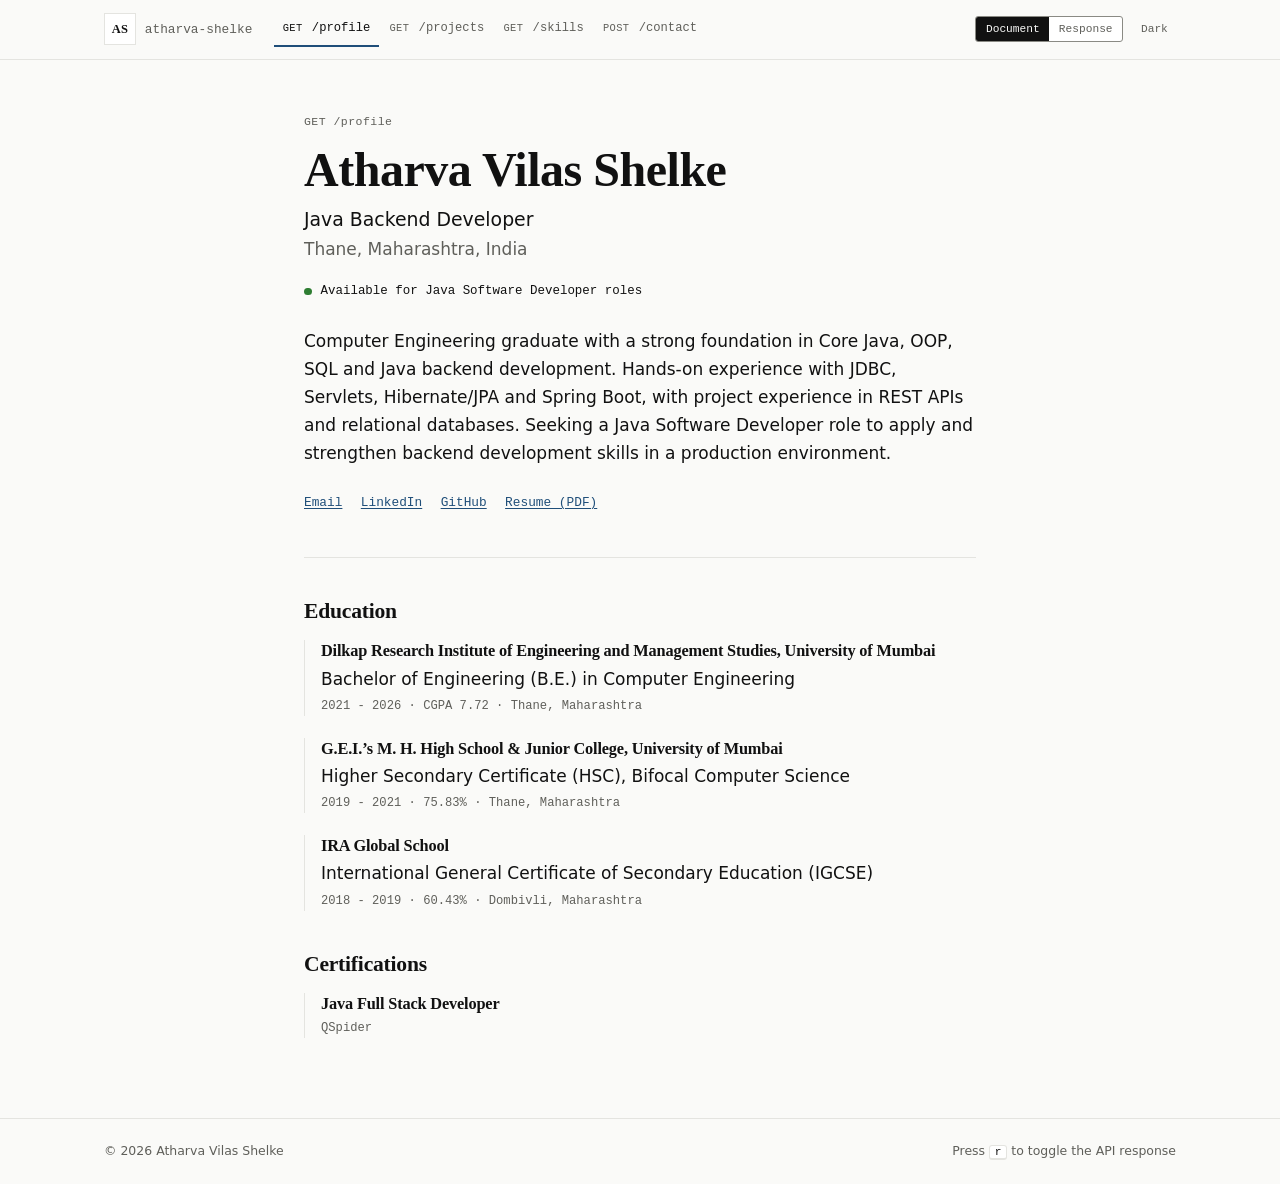
<file: index.html>
<!DOCTYPE html>
<html lang="en">
<head>
  <meta charset="utf-8">
  <meta name="viewport" content="width=device-width, initial-scale=1">
  <title>Atharva Vilas Shelke — Java Backend Developer</title>
  <meta name="description" content="Portfolio of Atharva Vilas Shelke, a Java Backend Developer in Thane, Maharashtra. A REST API–themed portfolio with document and response views.">
  <meta name="theme-color" content="#FAFAF8" media="(prefers-color-scheme: light)">
  <meta name="theme-color" content="#0E0F11" media="(prefers-color-scheme: dark)">

  <meta property="og:type" content="website">
  <meta property="og:title" content="Atharva Vilas Shelke — Java Backend Developer">
  <meta property="og:description" content="Java Backend Developer in Thane, Maharashtra. Portfolio presented as a small REST API, with document and response views.">

  <link rel="icon" href="assets/favicon.svg" type="image/svg+xml">
  <link rel="stylesheet" href="css/styles.css">

  <script src="js/data.js" defer></script>
  <script src="js/highlight.js" defer></script>
  <script src="js/app.js" defer></script>
</head>
<body>
  <a class="skip-link" href="#main">Skip to content</a>

  <header class="site-header">
    <div class="header-inner">
      <a class="brand" href="#profile" aria-label="Atharva Shelke — profile">
        <span class="brand-mark" aria-hidden="true">AS</span>
        <span class="brand-word">atharva-shelke</span>
      </a>

      <nav class="site-nav" aria-label="API endpoints">
        <a href="#profile" data-route="profile"><span class="method">GET</span> /profile</a>
        <a href="#projects" data-route="projects"><span class="method">GET</span> /projects</a>
        <a href="#skills" data-route="skills"><span class="method">GET</span> /skills</a>
        <a href="#contact" data-route="contact"><span class="method">POST</span> /contact</a>
      </nav>

      <div class="header-controls">
        <div class="view-toggle" role="group" aria-label="View">
          <button type="button" data-view="document" aria-pressed="true">Document</button>
          <button type="button" data-view="response" aria-pressed="false">Response</button>
        </div>
        <button type="button" class="theme-toggle" id="theme-toggle" aria-label="Switch to dark theme">Dark</button>
      </div>
    </div>
  </header>

  <main id="main">
    <div class="view view--document" id="document-view"></div>
    <div class="view view--response" id="response-view" hidden></div>
  </main>

  <noscript>
    <p class="view">This portfolio uses JavaScript for routing. The content is stored in <code>js/data.js</code>.</p>
  </noscript>

  <footer class="site-footer">
    <div class="footer-inner">
      <p>© 2026 Atharva Vilas Shelke</p>
      <p class="footer-hint">Press <kbd>r</kbd> to toggle the API response</p>
    </div>
  </footer>
</body>
</html>
</file>
<file: css/styles.css>
/* ==========================================================================
   Atharva Vilas Shelke — portfolio
   Light/dark design tokens, document layout, API response panel, print.
   ========================================================================== */

:root {
  color-scheme: light;

  --bg: #FAFAF8;
  --surface: #FFFFFF;
  --text: #111111;
  --muted: #5F5F5A;
  --border: #E4E4E0;
  --control-border: #8A8A84;
  --accent: #1F4E79;
  --ok: #2E7D32;
  --error: #9B2C2C;

  --json-key: #1F4E79;
  --json-string: #3F5D45;
  --json-number: #7A4E24;
  --json-boolean: #5C3D75;
  --json-null: #5F5F5A;

  --font-serif: Georgia, "Times New Roman", serif;
  --font-sans: system-ui, -apple-system, "Segoe UI", Roboto, sans-serif;
  --font-mono: ui-monospace, "SF Mono", Menlo, Consolas, monospace;

  --max-document: 720px;
  --max-response: 860px;
  --radius: 4px;
}

@media (prefers-color-scheme: dark) {
  :root:not([data-theme="light"]) {
    color-scheme: dark;

    --bg: #0E0F11;
    --surface: #15171A;
    --text: #EDEDED;
    --muted: #9A9CA1;
    --border: #26282C;
    --control-border: #63676E;
    --accent: #7FB0E0;
    --ok: #6FCF97;
    --error: #F0A3A3;

    --json-key: #7FB0E0;
    --json-string: #A9C7A1;
    --json-number: #D9B382;
    --json-boolean: #C6A9D6;
    --json-null: #9A9CA1;
  }
}

:root[data-theme="dark"] {
  color-scheme: dark;

  --bg: #0E0F11;
  --surface: #15171A;
  --text: #EDEDED;
  --muted: #9A9CA1;
  --border: #26282C;
  --control-border: #63676E;
  --accent: #7FB0E0;
  --ok: #6FCF97;
  --error: #F0A3A3;

  --json-key: #7FB0E0;
  --json-string: #A9C7A1;
  --json-number: #D9B382;
  --json-boolean: #C6A9D6;
  --json-null: #9A9CA1;
}

*,
*::before,
*::after {
  box-sizing: border-box;
}

[hidden] {
  display: none !important;
}

html {
  -webkit-text-size-adjust: 100%;
  scroll-padding-top: 6rem;
}

body {
  margin: 0;
  min-height: 100vh;
  display: flex;
  flex-direction: column;
  background: var(--bg);
  color: var(--text);
  font-family: var(--font-sans);
  font-size: 17px;
  line-height: 1.65;
  -webkit-font-smoothing: antialiased;
  text-rendering: optimizeLegibility;
}

main {
  flex: 1 0 auto;
}

h1,
h2,
h3 {
  margin: 0;
  color: var(--text);
  font-family: var(--font-serif);
  font-weight: 600;
  line-height: 1.2;
  letter-spacing: -0.01em;
}

p {
  margin: 0 0 1rem;
}

a {
  color: var(--accent);
  text-decoration-thickness: 1px;
  text-underline-offset: 0.18em;
}

a:hover {
  text-decoration-thickness: 2px;
}

:focus-visible {
  outline: 2px solid var(--accent);
  outline-offset: 3px;
  border-radius: 2px;
}

::selection {
  background: var(--accent);
  color: var(--bg);
}

.visually-hidden {
  position: absolute !important;
  width: 1px;
  height: 1px;
  padding: 0;
  margin: -1px;
  overflow: hidden;
  clip: rect(0 0 0 0);
  clip-path: inset(50%);
  white-space: nowrap;
  border: 0;
}

.skip-link {
  position: absolute;
  top: -4rem;
  left: 1rem;
  z-index: 100;
  padding: 0.55rem 0.9rem;
  border: 1px solid var(--border);
  background: var(--surface);
  color: var(--text);
  font-family: var(--font-mono);
  font-size: 0.78rem;
}

.skip-link:focus {
  top: 0.75rem;
}

/* ---------- Header ---------- */

.site-header {
  position: sticky;
  top: 0;
  z-index: 50;
  background: var(--bg);
  border-bottom: 1px solid var(--border);
}

.header-inner {
  max-width: 1120px;
  margin: 0 auto;
  padding: 0.75rem 1.5rem;
  display: flex;
  flex-wrap: wrap;
  align-items: center;
  gap: 0.75rem 1.35rem;
}

.brand {
  display: inline-flex;
  align-items: center;
  gap: 0.55rem;
  color: var(--text);
  text-decoration: none;
}

.brand-mark {
  width: 2rem;
  height: 2rem;
  display: grid;
  place-items: center;
  border: 1px solid var(--border);
  background: var(--surface);
  font-family: var(--font-serif);
  font-size: 0.78rem;
  font-weight: 700;
  letter-spacing: 0.02em;
}

.brand-word {
  font-family: var(--font-mono);
  font-size: 0.8rem;
  color: var(--muted);
}

.site-nav {
  display: flex;
  align-items: center;
  gap: 0.1rem;
  min-width: 0;
}

.site-nav a {
  padding: 0.4rem 0.55rem;
  border-bottom: 2px solid transparent;
  color: var(--muted);
  font-family: var(--font-mono);
  font-size: 0.76rem;
  text-decoration: none;
  white-space: nowrap;
}

.site-nav a:hover {
  color: var(--text);
}

.site-nav a[aria-current="page"] {
  color: var(--text);
  border-bottom-color: var(--accent);
}

.site-nav .method {
  margin-right: 0.12rem;
  font-size: 0.65rem;
  letter-spacing: 0.04em;
}

.header-controls {
  margin-left: auto;
  display: flex;
  align-items: center;
  gap: 0.6rem;
}

.view-toggle {
  display: inline-flex;
  overflow: hidden;
  border: 1px solid var(--control-border);
  border-radius: 3px;
  background: var(--surface);
}

.view-toggle button {
  padding: 0.38rem 0.6rem;
  border: 0;
  background: transparent;
  color: var(--muted);
  font-family: var(--font-mono);
  font-size: 0.7rem;
  cursor: pointer;
}

.view-toggle button:hover {
  color: var(--text);
}

.view-toggle button[aria-pressed="true"] {
  background: var(--text);
  color: var(--bg);
}

.theme-toggle {
  padding: 0.38rem 0.45rem;
  border: 1px solid transparent;
  border-radius: 3px;
  background: transparent;
  color: var(--muted);
  font-family: var(--font-mono);
  font-size: 0.7rem;
  cursor: pointer;
}

.theme-toggle:hover {
  color: var(--text);
  border-color: var(--border);
}

/* ---------- Views ---------- */

.view {
  max-width: var(--max-document);
  margin: 0 auto;
  padding: 3.25rem 1.5rem 5rem;
  animation: fade-in 150ms ease both;
}

#response-view {
  max-width: var(--max-response);
}

@keyframes fade-in {
  from {
    opacity: 0;
  }
  to {
    opacity: 1;
  }
}

.route-label {
  margin: 0 0 0.65rem;
  color: var(--muted);
  font-family: var(--font-mono);
  font-size: 0.72rem;
  letter-spacing: 0.04em;
}

.view h1 {
  margin: 0 0 0.5rem;
  font-size: clamp(1.9rem, 5.5vw, 3rem);
}

.profile-title {
  margin: 0 0 0.15rem;
  font-size: 1.18rem;
  line-height: 1.35;
}

.profile-location {
  margin: 0 0 1.15rem;
  color: var(--muted);
}

.status {
  display: flex;
  align-items: center;
  gap: 0.55rem;
  margin: 0 0 1.6rem;
  color: var(--text);
  font-family: var(--font-mono);
  font-size: 0.78rem;
}

.status-dot {
  flex: 0 0 auto;
  width: 0.48rem;
  height: 0.48rem;
  border-radius: 50%;
  background: var(--ok);
}

.summary {
  max-width: 62ch;
  margin-bottom: 0;
}

.actions {
  list-style: none;
  display: flex;
  flex-wrap: wrap;
  gap: 0.55rem 1.15rem;
  margin: 1.5rem 0 0;
  padding: 0;
  font-family: var(--font-mono);
  font-size: 0.8rem;
}

.rule {
  margin: 2.75rem 0 0;
  border: 0;
  border-top: 1px solid var(--border);
}

.block h2 {
  margin: 2.6rem 0 0.95rem;
  font-size: 1.35rem;
}

.entries {
  list-style: none;
  display: grid;
  gap: 1.35rem;
  margin: 0;
  padding: 0;
}

.entry {
  padding-left: 1rem;
  border-left: 1px solid var(--border);
}

.entry-title {
  margin-bottom: 0.15rem;
  font-size: 1.02rem;
  line-height: 1.35;
}

.entry-credential {
  margin-bottom: 0.2rem;
}

.entry-meta {
  margin: 0;
  color: var(--muted);
  font-family: var(--font-mono);
  font-size: 0.76rem;
}

/* ---------- Projects ---------- */

.project {
  padding: 1.6rem 0 1.7rem;
  border-top: 1px solid var(--border);
}

.project:first-of-type {
  margin-top: 1.4rem;
  border-top: 0;
  padding-top: 0;
}

.project-header {
  display: flex;
  flex-wrap: wrap;
  align-items: baseline;
  gap: 0.35rem 1rem;
  margin-bottom: 0.55rem;
}

.project-header h2 {
  margin: 0;
  font-size: 1.3rem;
}

.project-type {
  margin: 0;
  color: var(--muted);
  font-family: var(--font-mono);
  font-size: 0.7rem;
}

.project-summary {
  margin-bottom: 0.85rem;
}

.highlights {
  display: grid;
  gap: 0.45rem;
  margin: 0 0 0.95rem;
  padding-left: 1.1rem;
}

.chips {
  list-style: none;
  display: flex;
  flex-wrap: wrap;
  gap: 0.38rem;
  margin: 0;
  padding: 0;
}

.chips li {
  padding: 0.16rem 0.45rem;
  border: 1px solid var(--border);
  border-radius: 3px;
  background: var(--surface);
  color: var(--muted);
  font-family: var(--font-mono);
  font-size: 0.68rem;
}

.project-links {
  margin-top: 1rem;
}

/* ---------- Skills ---------- */

.skill-groups {
  display: grid;
  gap: 1.6rem;
  margin-top: 1.8rem;
}

.skill-group h2 {
  margin: 0 0 0.55rem;
  font-family: var(--font-sans);
  font-size: 0.95rem;
  font-weight: 600;
  letter-spacing: 0;
}

/* ---------- Contact ---------- */

.section-intro {
  max-width: 58ch;
  color: var(--muted);
  margin-bottom: 1.8rem;
}

.contact-heading {
  margin: 2.2rem 0 0.8rem;
  font-size: 1.22rem;
}

.contact-list {
  display: grid;
  gap: 0.75rem;
  margin: 0 0 2.4rem;
  padding: 0;
}

.contact-list > div {
  display: grid;
  grid-template-columns: 6.5rem 1fr;
  gap: 1rem;
  padding-bottom: 0.7rem;
  border-bottom: 1px solid var(--border);
}

.contact-list dt {
  padding-top: 0.15rem;
  color: var(--muted);
  font-family: var(--font-mono);
  font-size: 0.68rem;
  letter-spacing: 0.06em;
  text-transform: uppercase;
}

.contact-list dd {
  margin: 0;
  overflow-wrap: anywhere;
}

.field {
  margin-bottom: 1.15rem;
}

.field label {
  display: block;
  margin-bottom: 0.3rem;
  font-size: 0.85rem;
  font-weight: 600;
}

.field input,
.field textarea {
  width: 100%;
  padding: 0.6rem 0.7rem;
  border: 1px solid var(--control-border);
  border-radius: 3px;
  background: var(--surface);
  color: var(--text);
  font: inherit;
  font-size: 1rem;
}

.field textarea {
  min-height: 8rem;
  resize: vertical;
}

.field input:focus,
.field textarea:focus {
  border-color: var(--accent);
}

.field input[aria-invalid="true"],
.field textarea[aria-invalid="true"] {
  border-color: var(--error);
}

.field-error {
  margin: 0.35rem 0 0;
  color: var(--error);
  font-size: 0.82rem;
  font-weight: 600;
}

.button {
  padding: 0.62rem 1.05rem;
  border: 1px solid var(--text);
  border-radius: 3px;
  background: var(--text);
  color: var(--bg);
  font-family: var(--font-sans);
  font-size: 0.88rem;
  font-weight: 600;
  cursor: pointer;
}

.button:hover {
  border-color: var(--accent);
  background: var(--accent);
  color: var(--bg);
}

.form-note {
  max-width: 58ch;
  margin: 1rem 0 0;
  color: var(--muted);
  font-size: 0.82rem;
}

.contact-result {
  margin-top: 1.75rem;
}

.simulated-label {
  margin: 0 0 0.4rem;
  color: var(--muted);
  font-family: var(--font-mono);
  font-size: 0.68rem;
  letter-spacing: 0.06em;
  text-transform: uppercase;
}

/* ---------- Code / response panel ---------- */

.code-panel {
  margin: 0;
  padding: 1rem 1.1rem;
  overflow-x: auto;
  border: 1px solid var(--border);
  border-radius: 3px;
  background: var(--surface);
  color: var(--text);
  font-family: var(--font-mono);
  font-size: 0.78rem;
  line-height: 1.7;
  tab-size: 2;
}

.code-panel code {
  display: block;
  width: max-content;
  min-width: 100%;
  font: inherit;
}

.response {
  overflow: hidden;
  border: 1px solid var(--border);
  border-radius: var(--radius);
  background: var(--surface);
}

.secondary-response {
  margin-top: 1.5rem;
}

.response-bar {
  display: flex;
  align-items: center;
  justify-content: space-between;
  gap: 1rem;
  padding: 0.5rem 0.75rem;
  border-bottom: 1px solid var(--border);
}

.response-title {
  margin: 0;
  color: var(--muted);
  font-family: var(--font-mono);
  font-size: 0.68rem;
  letter-spacing: 0.06em;
  text-transform: uppercase;
}

.copy-button {
  padding: 0.3rem 0.6rem;
  border: 1px solid var(--control-border);
  border-radius: 3px;
  background: transparent;
  color: var(--text);
  font-family: var(--font-mono);
  font-size: 0.7rem;
  cursor: pointer;
}

.copy-button:hover {
  border-color: var(--accent);
  color: var(--accent);
}

.response-panel {
  border: 0;
  border-radius: 0;
  padding: 1.15rem 1.2rem;
}

.copy-status {
  min-height: 1.5rem;
  margin: 0;
  padding: 0.35rem 0.8rem 0.65rem;
  color: var(--muted);
  font-size: 0.76rem;
}

.http-request {
  color: var(--muted);
}

.http-status {
  color: var(--ok);
  font-weight: 600;
}

.http-status.is-error {
  color: var(--muted);
}

.tok-key {
  color: var(--json-key);
}

.tok-string {
  color: var(--json-string);
}

.tok-number {
  color: var(--json-number);
}

.tok-boolean {
  color: var(--json-boolean);
}

.tok-null {
  color: var(--json-null);
}

/* ---------- Footer ---------- */

.site-footer {
  border-top: 1px solid var(--border);
}

.footer-inner {
  max-width: 1120px;
  margin: 0 auto;
  padding: 1.4rem 1.5rem;
  display: flex;
  flex-wrap: wrap;
  justify-content: space-between;
  gap: 0.4rem 1.5rem;
  color: var(--muted);
  font-size: 0.78rem;
}

.footer-inner p {
  margin: 0;
}

kbd {
  padding: 0 0.3rem;
  border: 1px solid var(--border);
  border-bottom-width: 2px;
  border-radius: 3px;
  background: var(--surface);
  color: var(--text);
  font-family: var(--font-mono);
  font-size: 0.7rem;
}

/* ---------- Responsive ---------- */

@media (max-width: 900px) {
  .header-inner {
    gap: 0.55rem 0.9rem;
    padding: 0.65rem 1rem;
  }

  .site-nav {
    order: 3;
    flex-basis: 100%;
    overflow-x: auto;
    margin: 0 -1rem;
    padding: 0 1rem;
    scrollbar-width: thin;
  }
}

@media (max-width: 700px) {
  .view {
    padding: 2.4rem 1.25rem 4rem;
  }

  .project:first-of-type {
    margin-top: 1rem;
  }
}

@media (max-width: 520px) {
  .skill-groups {
    gap: 1.4rem;
  }

  .contact-list > div {
    grid-template-columns: 1fr;
    gap: 0.1rem;
  }

  .contact-list dt {
    padding-top: 0;
  }
}

@media (max-width: 400px) {
  .brand-word {
    display: none;
  }

  .view-toggle button {
    padding: 0.36rem 0.5rem;
  }
}

@media (min-width: 640px) {
  .skill-groups {
    grid-template-columns: 1fr 1fr;
    gap: 1.7rem 2.2rem;
  }
}

/* ---------- Motion ---------- */

@media (prefers-reduced-motion: reduce) {
  *,
  *::before,
  *::after {
    animation-duration: 0.001ms !important;
    animation-iteration-count: 1 !important;
    transition-duration: 0.001ms !important;
    scroll-behavior: auto !important;
  }

  .view {
    animation: none;
  }
}

/* ---------- Print ---------- */

@media print {
  :root:root {
    --bg: #FFFFFF;
    --surface: #FFFFFF;
    --text: #000000;
    --muted: #333333;
    --border: #BBBBBB;
    --control-border: #666666;
    --accent: #000000;
    --ok: #000000;
    --error: #000000;
    --json-key: #000000;
    --json-string: #000000;
    --json-number: #000000;
    --json-boolean: #000000;
    --json-null: #000000;
  }

  body {
    display: block;
    background: #FFFFFF;
    color: #000000;
    font-size: 11pt;
  }

  .site-header,
  .site-footer,
  .skip-link,
  .view-toggle,
  .theme-toggle,
  .copy-button,
  .response-bar,
  .copy-status,
  #response-view {
    display: none !important;
  }

  .view {
    display: block !important;
    max-width: none;
    padding: 0;
    animation: none;
  }

  #document-view {
    display: block !important;
  }

  a {
    color: #000000;
  }

  .project,
  .entry {
    break-inside: avoid;
  }

  h1,
  h2,
  h3 {
    break-after: avoid;
  }
}
</file>
